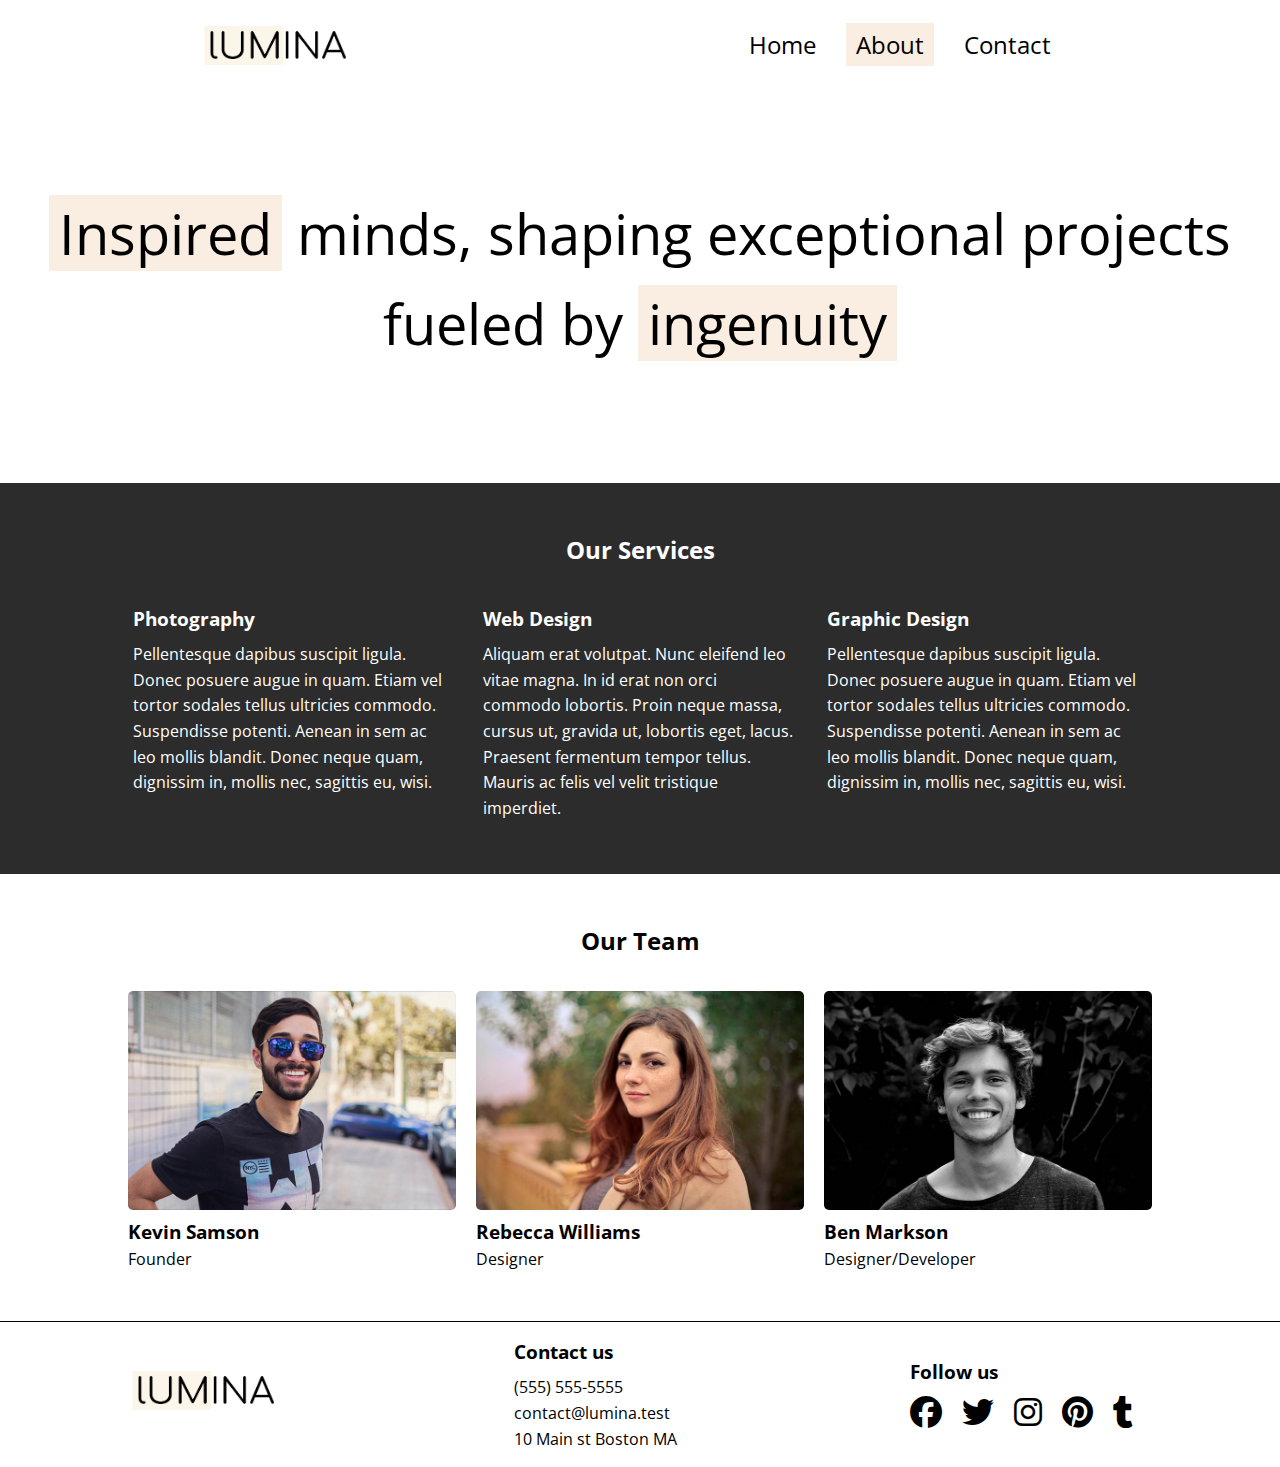
<file: about.html>
<!doctype html>
<html>
  <head>
    <title>About Lumina Creative</title>
    <link rel="icon" href="images/favicon.ico" />
    <link rel="stylesheet" href="css/styles.css" />
    <link rel="preconnect" href="https://fonts.googleapis.com" />
    <link rel="preconnect" href="https://fonts.gstatic.com" crossorigin />
    <link
      href="https://fonts.googleapis.com/css2?family=Open+Sans:ital,wght@0,300..800;1,300..800&display=swap"
      rel="stylesheet"
    />
    <link
      rel="stylesheet"
      href="https://cdnjs.cloudflare.com/ajax/libs/font-awesome/6.7.2/css/all.min.css"
      integrity="sha512-Evv84Mr4kqVGRNSgIGL/F/aIDqQb7xQ2vcrdIwxfjThSH8CSR7PBEakCr51Ck+w+/U6swU2Im1vVX0SVk9ABhg=="
      crossorigin="anonymous"
      referrerpolicy="no-referrer"
    />
    <meta charset="utf-8" />
    <meta name="viewport" content="width=device-width, initial-scale=1.0" />
  </head>
  <body>
    <header>
      <nav class="navbar">
        <div class="logo">
          <img alt="Lumina Logo" src="images/logo.png" />
        </div>
        <ul class="menu">
          <li><a href="index.html">Home</a></li>
          <li><a class="active" href="about.html">About</a></li>
          <li><a href="contact.html">Contact</a></li>
        </ul>
      </nav>
      <div class="hero">
        <p>
          <span class="highlight">Inspired</span> minds, shaping exceptional
          projects fueled by <span class="highlight">ingenuity</span>
        </p>
      </div>
    </header>
    <main class="container">
      <section id="services">
        <h2>Our Services</h2>
        <div class="wrapper">
          <div class="service">
            <h3>Photography</h3>
            <p>
              Pellentesque dapibus suscipit ligula. Donec posuere augue in quam.
              Etiam vel tortor sodales tellus ultricies commodo. Suspendisse
              potenti. Aenean in sem ac leo mollis blandit. Donec neque quam,
              dignissim in, mollis nec, sagittis eu, wisi.
            </p>
          </div>
          <div class="service">
            <h3>Web Design</h3>
            <p>
              Aliquam erat volutpat. Nunc eleifend leo vitae magna. In id erat
              non orci commodo lobortis. Proin neque massa, cursus ut, gravida
              ut, lobortis eget, lacus. Praesent fermentum tempor tellus. Mauris
              ac felis vel velit tristique imperdiet.
            </p>
          </div>
          <div class="service">
            <h3>Graphic Design</h3>
            <p>
              Pellentesque dapibus suscipit ligula. Donec posuere augue in quam.
              Etiam vel tortor sodales tellus ultricies commodo. Suspendisse
              potenti. Aenean in sem ac leo mollis blandit. Donec neque quam,
              dignissim in, mollis nec, sagittis eu, wisi.
            </p>
          </div>
        </div>
      </section>
      <section id="team">
        <h2>Our Team</h2>
        <div class="wrapper">
          <div class="member">
            <img alt="Founder" src="images/team1.jpg" />
            <h3>Kevin Samson</h3>
            <p>Founder</p>
          </div>
          <div class="member">
            <img alt="Designer" src="images/team2.jpg" />
            <h3>Rebecca Williams</h3>
            <p>Designer</p>
          </div>
          <div class="member">
            <img alt="Developer" src="images/team3.jpg" />
            <h3>Ben Markson</h3>
            <p>Designer/Developer</p>
          </div>
        </div>
      </section>
    </main>
    <footer>
      <div class="logo">
        <img alt="Lumina logo" src="images/logo.png" />
      </div>
      <div class="contacts">
        <p class="title">Contact us</p>
        <p>(555) 555-5555</p>
        <p>contact@lumina.test</p>
        <p>10 Main st Boston MA</p>
      </div>
      <div class="socials">
        <p class="title">Follow us</p>
        <a href="#"><i class="fa-brands fa-facebook"></i></a>
        <a href="#"><i class="fa-brands fa-twitter"></i></a>
        <a href="#"><i class="fa-brands fa-instagram"></i></a>
        <a href="#"><i class="fa-brands fa-pinterest"></i></a>
        <a href="#"><i class="fa-brands fa-tumblr"></i></a>
      </div>
    </footer>
  </body>
</html>
</file>
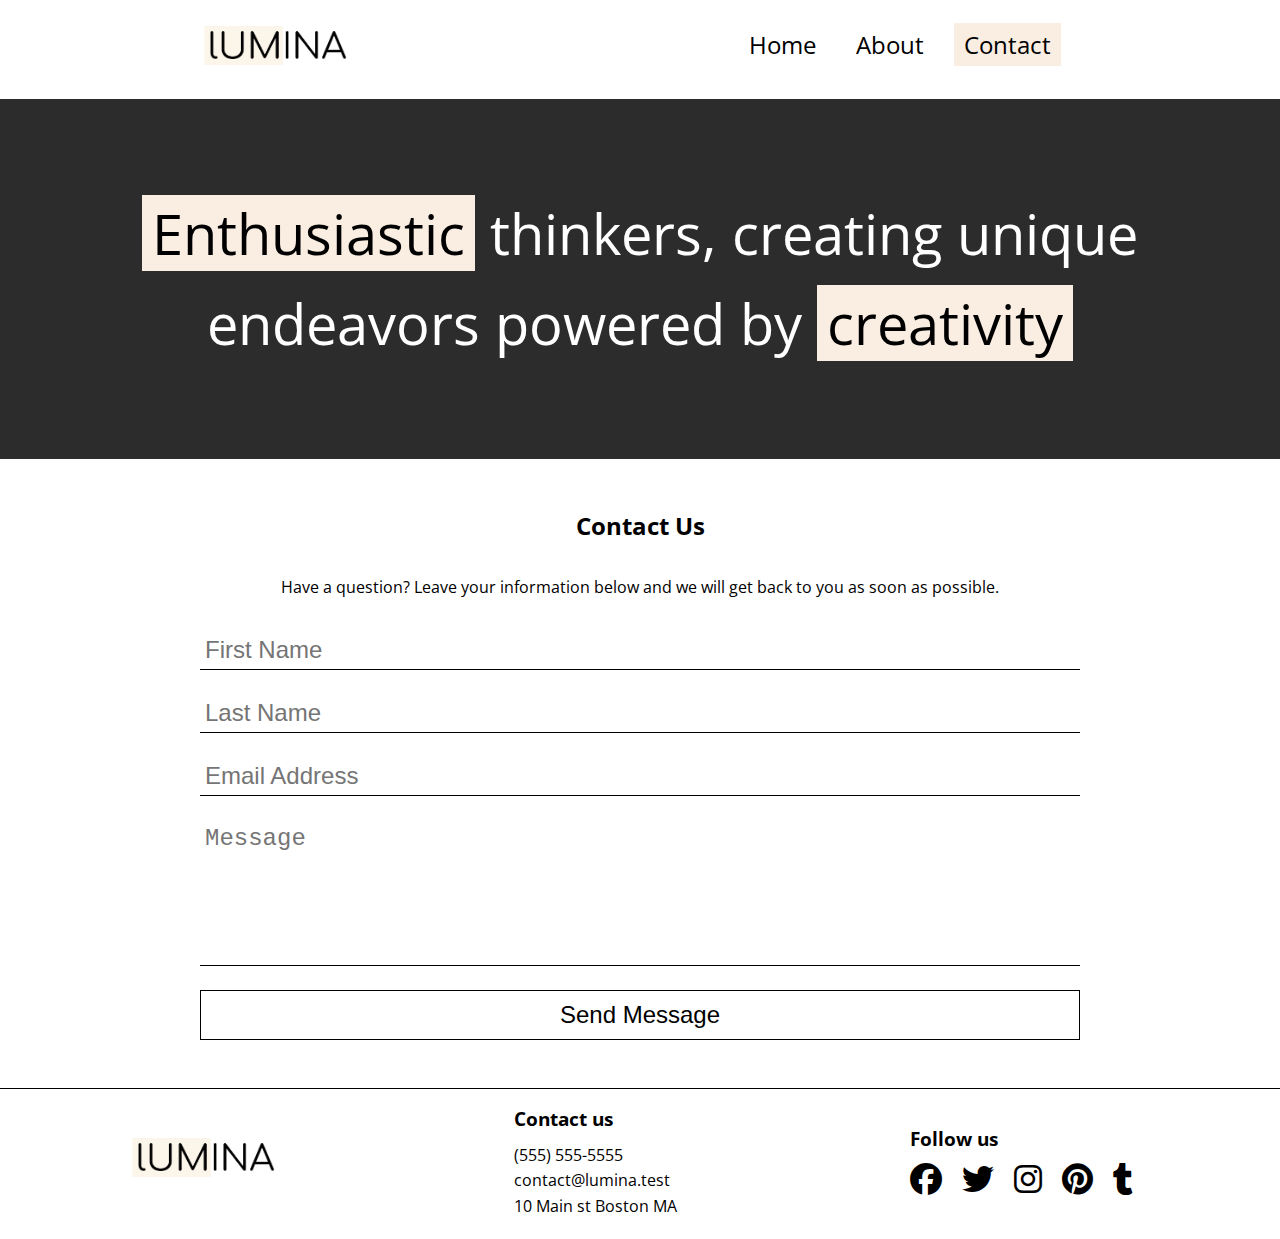
<file: contact.html>
<!doctype html>
<html>
  <head>
    <title>Contact Lumina Creative</title>
    <link rel="icon" href="images/favicon.ico" />
    <link rel="stylesheet" href="css/styles.css" />
    <link rel="preconnect" href="https://fonts.googleapis.com" />
    <link rel="preconnect" href="https://fonts.gstatic.com" crossorigin />
    <link
      href="https://fonts.googleapis.com/css2?family=Open+Sans:ital,wght@0,300..800;1,300..800&display=swap"
      rel="stylesheet"
    />
    <link
      rel="stylesheet"
      href="https://cdnjs.cloudflare.com/ajax/libs/font-awesome/6.7.2/css/all.min.css"
      integrity="sha512-Evv84Mr4kqVGRNSgIGL/F/aIDqQb7xQ2vcrdIwxfjThSH8CSR7PBEakCr51Ck+w+/U6swU2Im1vVX0SVk9ABhg=="
      crossorigin="anonymous"
      referrerpolicy="no-referrer"
    />
    <meta charset="utf-8" />
    <meta name="viewport" content="width=device-width, initial-scale=1.0" />
  </head>
  <body>
    <header>
      <nav class="navbar">
        <div class="logo">
          <img alt="Lumina Logo" src="images/logo.png" />
        </div>
        <ul class="menu">
          <li><a href="index.html">Home</a></li>
          <li><a href="about.html">About</a></li>
          <li><a class="active" href="contact.html">Contact</a></li>
        </ul>
      </nav>
      <div class="hero" id="hero-contact">
        <p>
          <span class="highlight">Enthusiastic</span> thinkers, creating unique
          endeavors powered by <span class="highlight">creativity</span>
        </p>
      </div>
    </header>
    <main class="container">
      <section id="contact-form">
        <h2>Contact Us</h2>
        <p>
          Have a question? Leave your information below and we will get back to
          you as soon as possible.
        </p>
        <form name="contact" method="post" data-netlify="true">
          <input
            name="firstname"
            type="text"
            required
            placeholder="First Name"
          />
          <input name="lastname" type="text" required placeholder="Last Name" />
          <input
            name="email"
            type="email"
            required
            placeholder="Email Address"
          />
          <textarea
            name="message"
            rows="5"
            required
            placeholder="Message"
          ></textarea>
          <button type="submit">Send Message</button>
        </form>
      </section>
    </main>
    <footer>
      <div class="logo">
        <img alt="Lumina logo" src="images/logo.png" />
      </div>
      <div class="contacts">
        <p class="title">Contact us</p>
        <p>(555) 555-5555</p>
        <p>contact@lumina.test</p>
        <p>10 Main st Boston MA</p>
      </div>
      <div class="socials">
        <p class="title">Follow us</p>
        <a href="#"><i class="fa-brands fa-facebook"></i></a>
        <a href="#"><i class="fa-brands fa-twitter"></i></a>
        <a href="#"><i class="fa-brands fa-instagram"></i></a>
        <a href="#"><i class="fa-brands fa-pinterest"></i></a>
        <a href="#"><i class="fa-brands fa-tumblr"></i></a>
      </div>
    </footer>
  </body>
</html>
</file>
<file: css/styles.css>
/* CSS Reset */
* {
	padding: 0;
	margin: 0;
	box-sizing: border-box;
}

/* Custom Variable */
:root {
	/* Margin */
	--mg-sm: 8px;
	--mg-md: 16px;
	--mg-lg: 24px;
	--mg-xl: 48px;
	/* Padding */
	--pd-sm: 5px;
	--pd-md: 10px;
	--pd-lg: 15px;
	/* Gap */
	--gp-sm: 10px;
	--gp-md: 20px;
	--gp-lg: 30px;
	/* Highlight Color */
	--hl-color: #faede1;
	/* Background Color */
	--bg-dark: #2c2c2c;
	--bg-light: white;
}

/* General Styles */
body {
	font-family: "Open Sans", serif;
	line-height: 1.6;
}

/* Header */
header {
	display: flex;
	flex-direction: column;
	justify-content: center;
}

/* Navbar */
nav {
	display: flex;
	justify-content: space-around;
	padding: var(--pd-md);
	margin: var(--mg-md) 0;
}

/* Logo */
.logo img {
	width: 150px;
}

/* Menu Links */
.menu {
	list-style: none;
}

.menu li {
	display: inline-block;
	font-size: 1.5rem;
	margin-right: var(--mg-md);
}

.menu li a {
	text-decoration: none;
	color: black;
	padding: var(--pd-sm) var(--pd-md);
}

.menu li a:hover,
.active {
	background: var(--hl-color);
}

/* Header Hero */
.hero {
	display: flex;
	justify-content: center;
	align-items: center;
	min-height: 40vh;
	padding: var(--pd-md);
	/* margin-bottom: var(--mg-md); */
}

#hero-contact {
	background-color: var(--bg-dark);
	color: white;
	width: 100%;
}

#hero-contact span {
	color: black;
}

.hero p {
	font-size: 3.5rem;
	text-align: center;
}

.hero .highlight {
	background-color: var(--hl-color);
	padding: 0 var(--pd-md);
}

/* Photo Gallery */
.gallery {
	display: grid;
	grid-template-columns: repeat(3, 1fr);
	grid-gap: var(--gp-sm);
	max-width: 1100px;
	margin: var(--mg-md) auto;
}

.photo:nth-of-type(2n) {
	grid-row: span 2;
}

.photo img {
	border-radius: 5px;
	width: 100%;
	height: 100%;
	object-fit: cover;
}

.photo img:hover {
	opacity: 0.8;
}

section {
	color: white;
	display: flex;
	flex-direction: column;
	justify-content: center;
	align-items: center;
	gap: var(--gp-lg);
}

section h2 {
	margin-top: var(--mg-xl);
}

section .wrapper {
	display: flex;
	justify-content: center;
	width: 80%;
	gap: var(--gp-md);
	margin-bottom: var(--mg-xl);
}

section h3 {
	margin-bottom: var(--mg-sm);
}

#services {
	background-color: var(--bg-dark);
	margin-top: var(--mg-lg);
}

.service {
	padding: var(--pd-sm);
}

#team {
	color: black;
}

#team h3 {
	margin-bottom: 0;
}

#team img {
	width: 100%;
	border-radius: 5px;
}

#contact-form {
	color: black;
	text-align: center;
	padding: 0 var(--pd-md);
	max-width: 900px;
	margin: 0 auto;
}

#contact-form form {
	display: flex;
	flex-direction: column;
	width: 100%;
	margin-bottom: var(--mg-xl);
}

#contact-form input,
#contact-form textarea {
	margin-bottom: var(--mg-lg);
	border: none;
	border-bottom: 1px solid;
	outline: none;
	padding: var(--pd-sm);
	color: black;
	font-size: 1.5rem;
	resize: none;
}

#contact-form button {
	font-size: 1.5rem;
	padding: var(--pd-md);
	background-color: white;
	border: 1px solid;
	cursor: pointer;
}

#contact-form button:hover {
	background-color: var(--bg-dark);
	color: white;
}

footer {
	border-top: 1px solid;
	padding: var(--pd-lg);
	display: flex;
	justify-content: space-around;
	align-items: center;
}

p.title {
	font-weight: 700;
	font-size: 1.2rem;
	margin-bottom: var(--mg-sm);
}

.socials a {
	display: inline-block;
	margin-right: var(--mg-md);
}

.socials i {
	font-size: 2rem;
	color: black;
}

/* Media Queries */
@media (max-width: 768px) {
	nav {
		flex-direction: column;
		align-items: center;
		gap: var(--gp-lg);
		margin-bottom: var(--mg-lg);
	}

	.menu li {
		font-size: 1.3rem;
		margin-right: var(--mg-sm);
	}

	.hero {
		min-height: 20vh;
	}

	.hero p {
		font-size: 2rem;
	}

	.gallery {
		grid-template-columns: repeat(2, 1fr);
		grid-gap: 5px;
	}

	.photo:nth-of-type(2n) {
		grid-row: span 1;
	}

	.photo:nth-of-type(3) {
		grid-row: 1 / 3;
	}

	.photo:nth-of-type(6) {
		grid-row: 3 / 5;
		grid-column: 2 / 3;
	}

	.photo:nth-of-type(9) {
		grid-row: 5 / 7;
		grid-column: 1 / 2;
	}

	footer {
		flex-direction: column;
	}

	footer p {
		font-size: 1.2rem;
		text-align: center;
	}

	footer .title {
		font-size: 1.5rem;
		margin-top: var(--mg-lg);
	}

	.socials a {
		margin-right: var(--mg-lg);
	}

	section .wrapper {
		flex-direction: column;
	}
}

@media (max-width: 375px) {
	.menu li {
		font-size: 1.2rem;
		margin-right: 0;
	}
}
</file>
